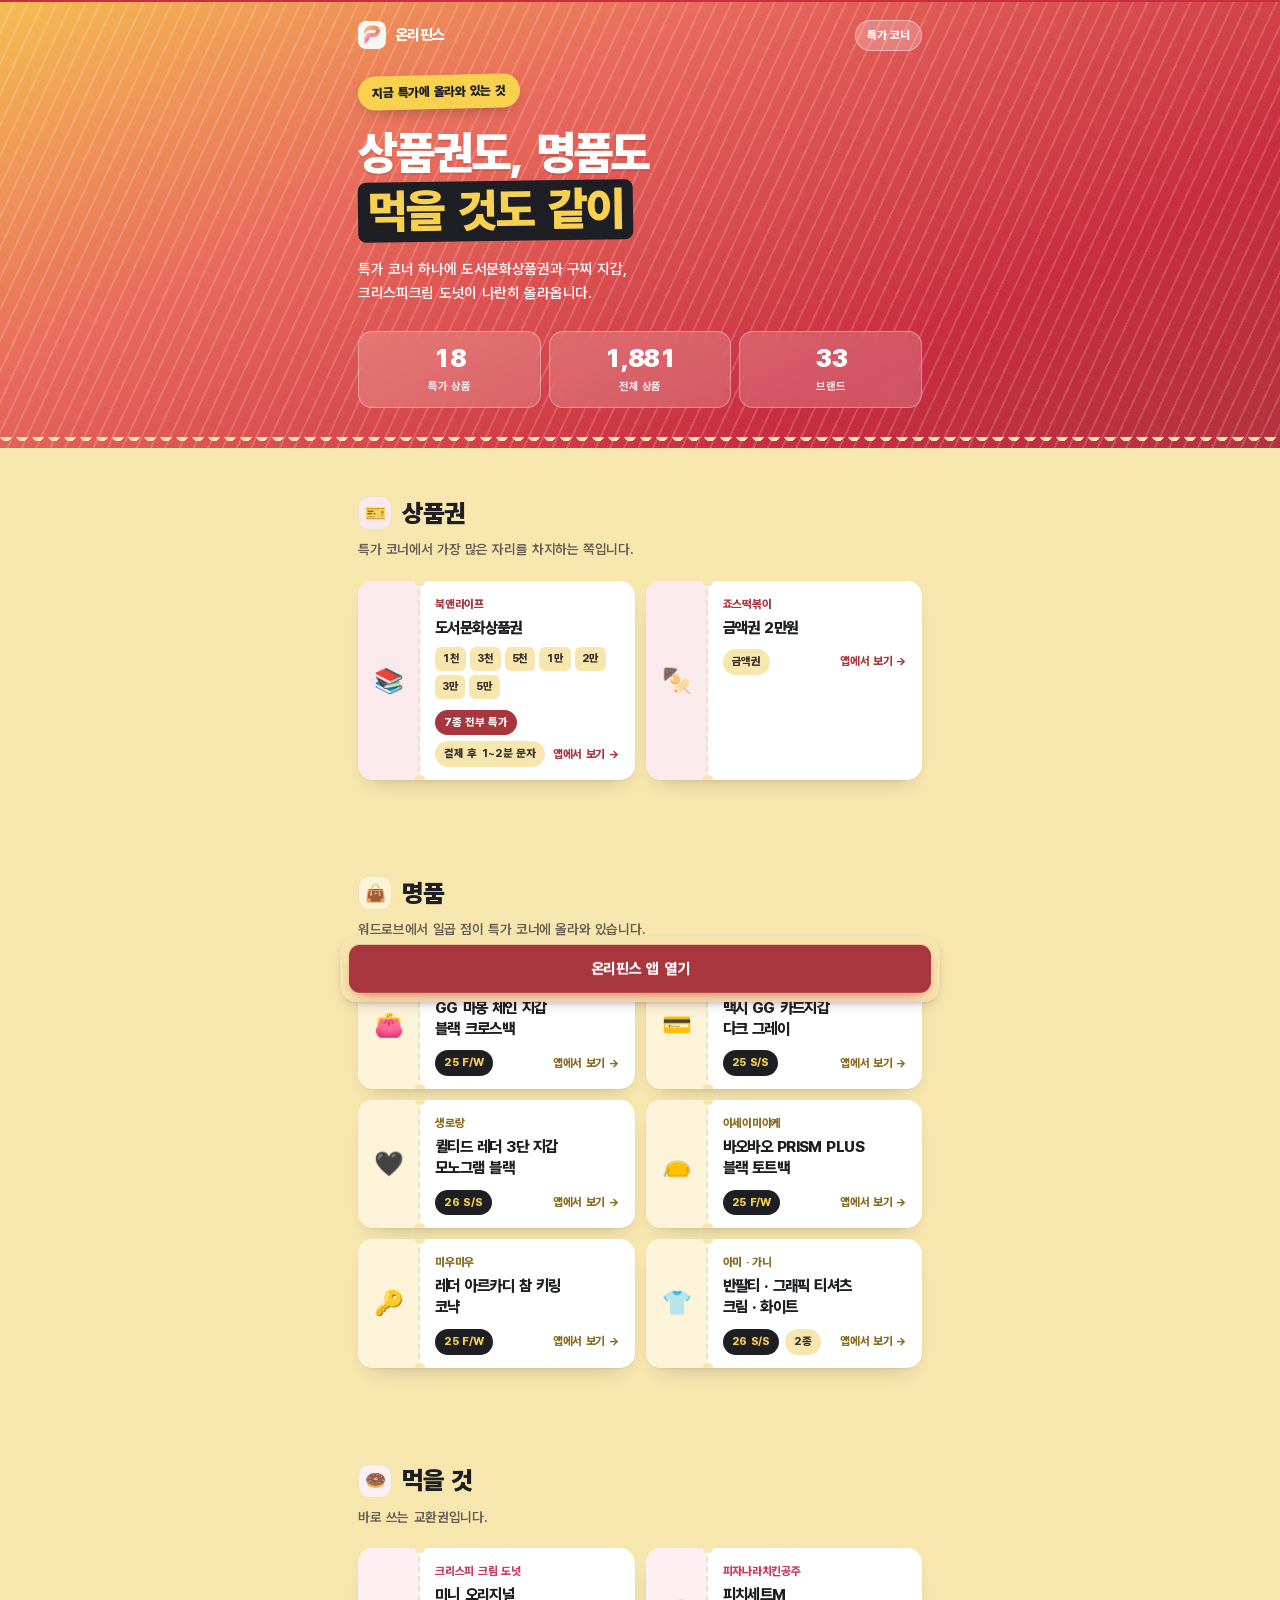
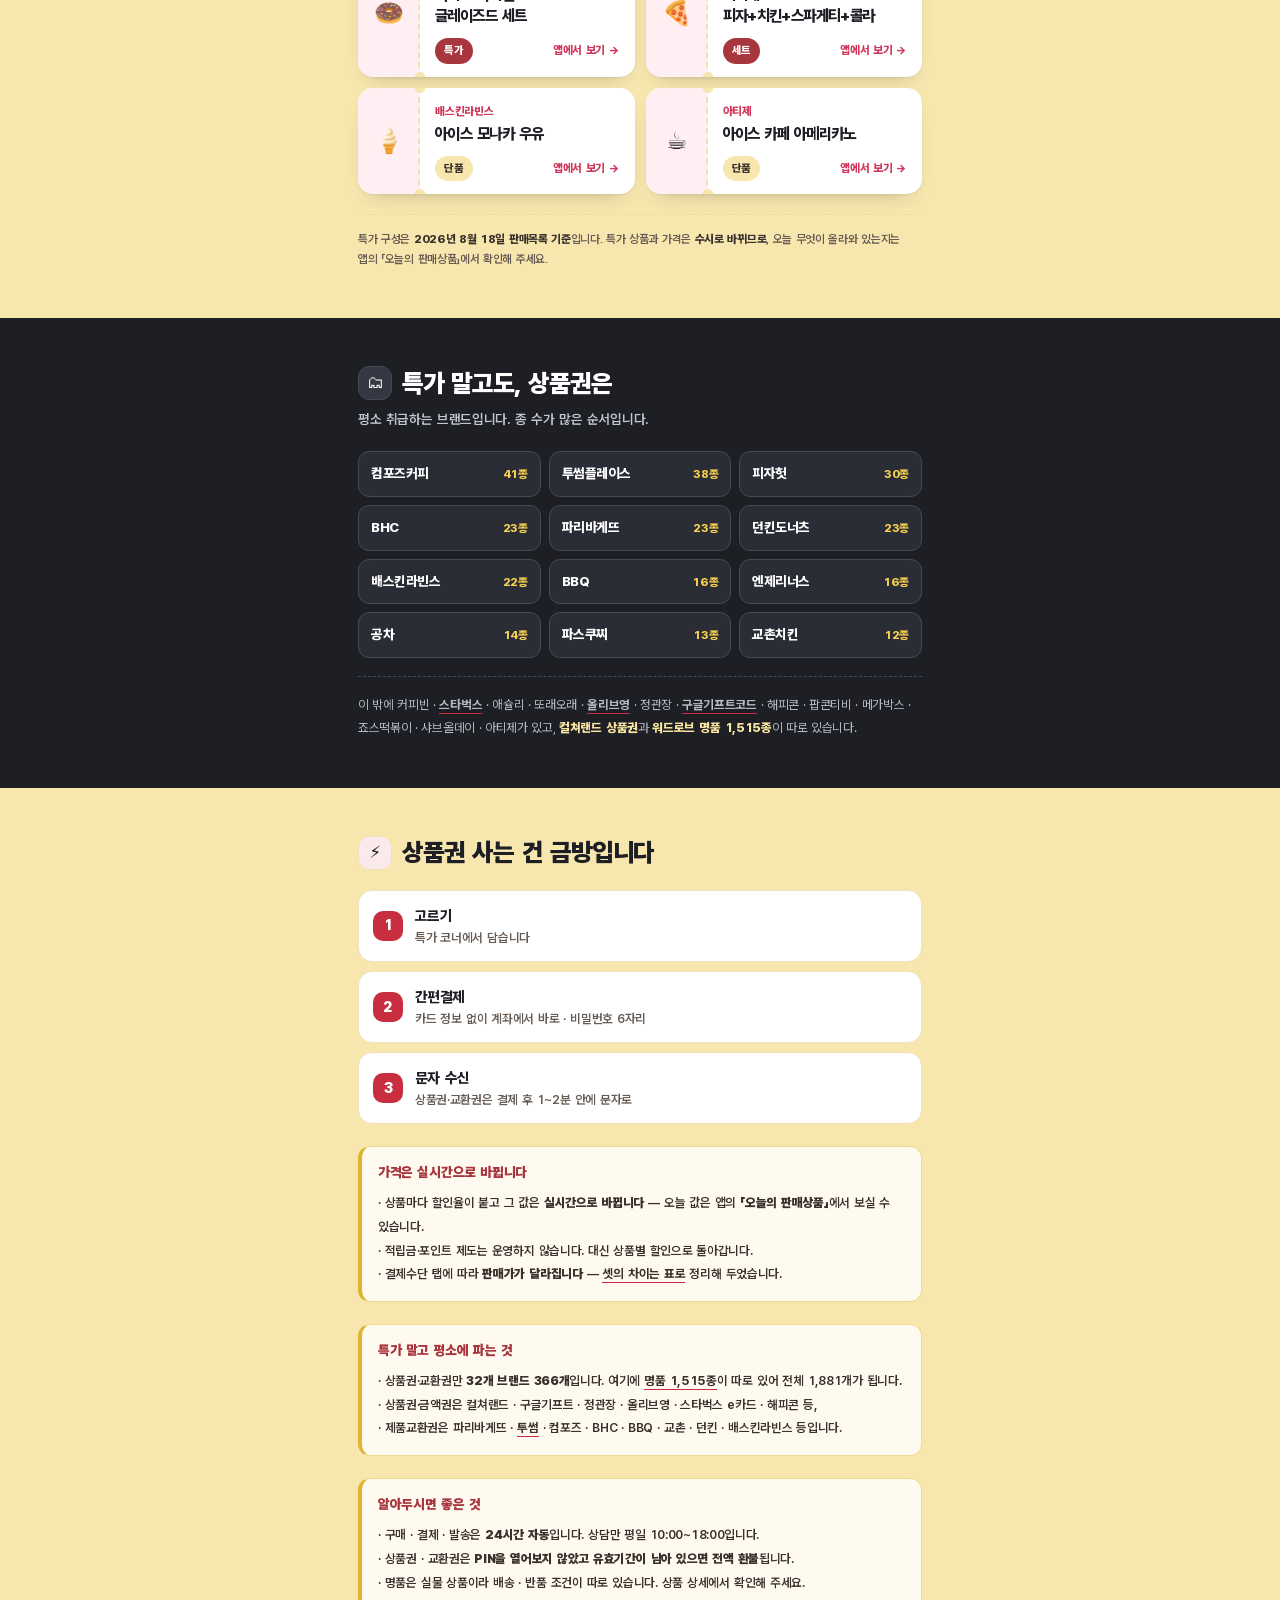
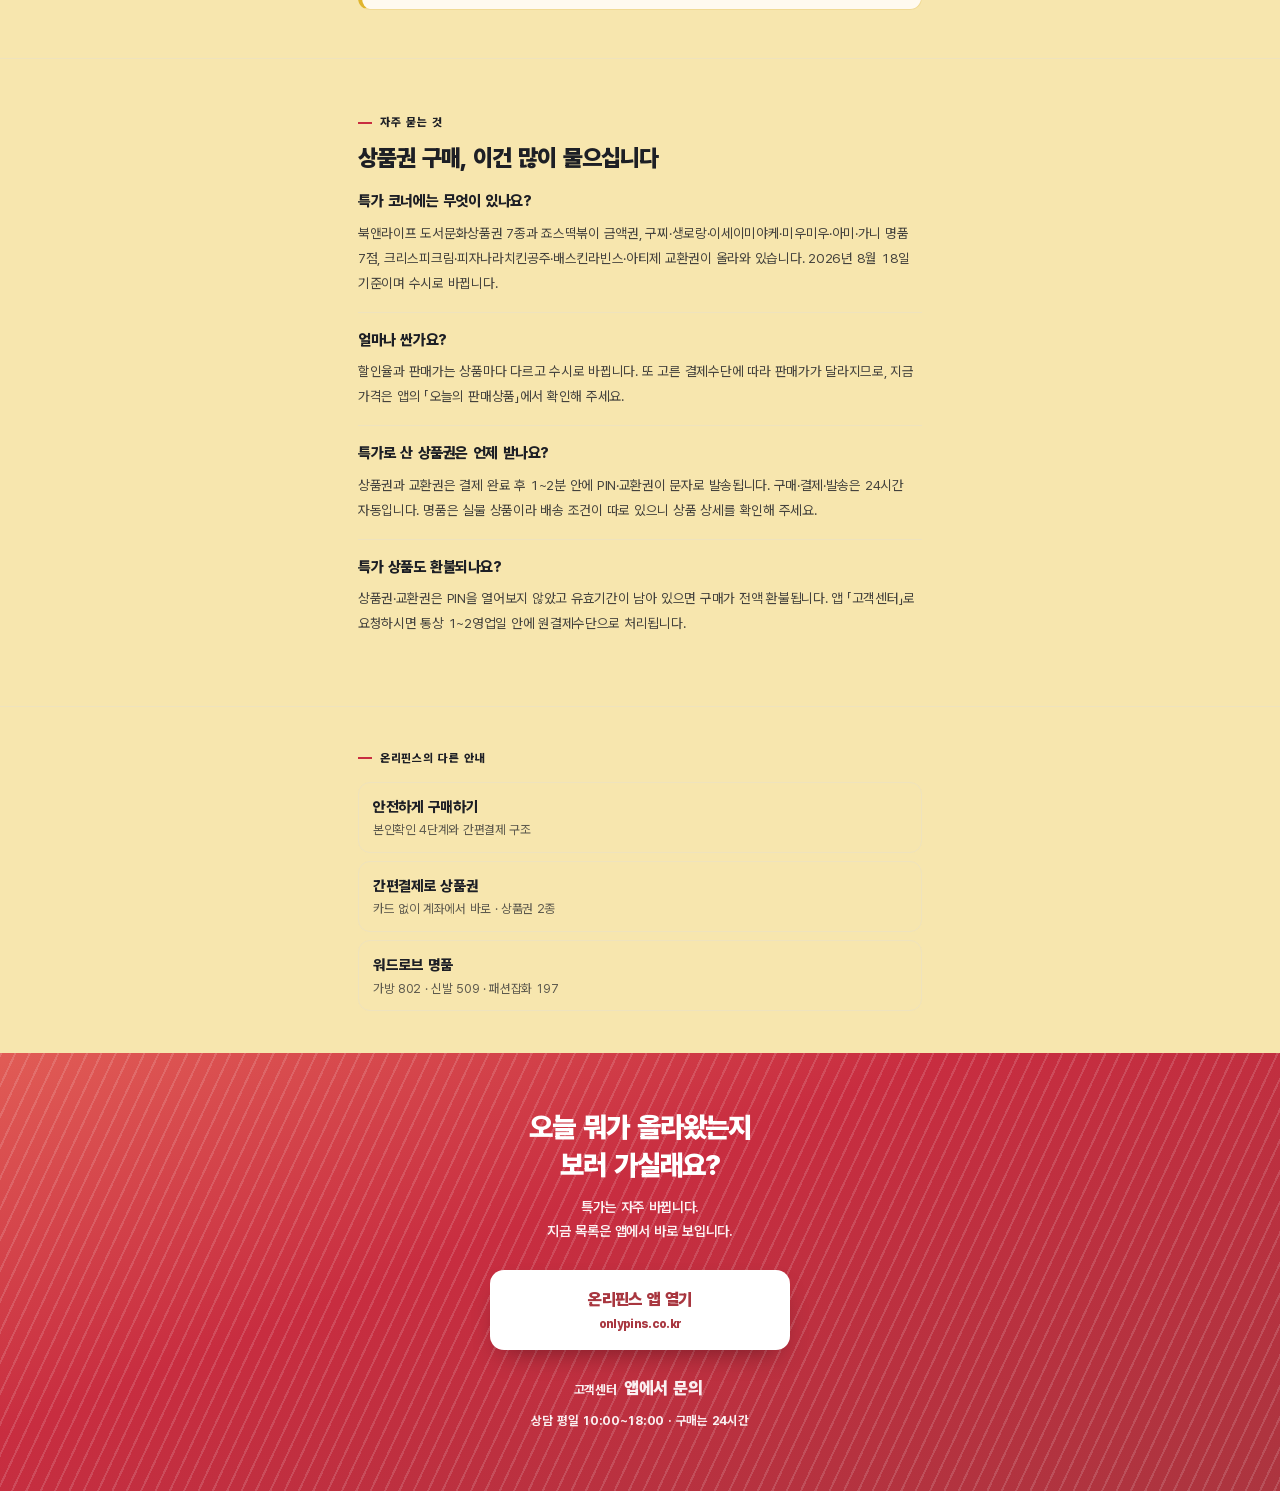
<file: index.html>
<!DOCTYPE html>
<html lang="ko" data-page="003">
<head>
<meta charset="utf-8">
<meta name="viewport" content="width=device-width, initial-scale=1, viewport-fit=cover">

<!-- GA4 — 측정 ID 정본은 _사이트파일.mjs 의 GA4_ID 하나다. 여기에 값을 적지 말 것. -->
<script async src="https://www.googletagmanager.com/gtag/js?id=G-9EMR2JH7BD"></script>
<script>
  window.dataLayer = window.dataLayer || [];
  function gtag(){dataLayer.push(arguments);}
  gtag('js', new Date());
  gtag('config', 'G-9EMR2JH7BD');
</script>


<title>상품권 특가 — 도서문화상품권·명품·먹거리 | 온리핀스</title>
<meta name="description" content="온리핀스 특가 코너의 상품권·명품·먹거리를 한자리에. 도서문화상품권 7종, 구찌·생로랑·미우미우 명품, 크리스피크림·배스킨라빈스·피자나라 교환권. 결제 후 1~2분 문자 발송, 구매는 24시간 자동입니다.">
<meta name="keywords" content="상품권 특가,상품권 할인,상품권 판매,컬쳐랜드상품권,문화상품권,도서문화상품권,기프티콘 할인,교환권,크리스피크림 쿠폰,배스킨라빈스 쿠폰,명품 특가,모바일상품권,온리핀스">
<meta name="robots" content="index, follow, max-image-preview:large">
<meta name="theme-color" content="#c82d40">
<!-- 파비콘 — 구글은 «모바일 검색 결과에 파비콘을 표시»한다. data URI 로는 안 되고
     크롤러가 «가져갈 수 있는 주소»여야 한다. 주소를 바꾸지 말 것(다시 크롤될 때까지 그대로). -->
<link rel="icon" type="image/png" sizes="96x96" href="/favicon.png">
<link rel="apple-touch-icon" href="/apple-touch-icon.png">
<!-- 사이트 소유확인 — 검색엔진 콘솔용. 공개 노출이 전제인 확인 토큰이라 비밀값이 아니다.
     ⚠️ 지우면 소유확인이 풀려 Search Console 접근이 끊긴다. 값은 _사이트파일.mjs 의 GSV 표에서 온다. -->
<meta name="google-site-verification" content="tQSWcEKbFO4FKMUNySO-YBs_RyIuwt_-PWj1wFrTC7w">
<meta name="google-site-verification" content="-GleRrF3YU4qh0jkxEr4fKm2OeDsyp7maoGALSA-G4Q">
<!--SEO:ABS-->
<link rel="canonical" href="https://adpr0003.onlypins.co.kr/">
<meta property="og:type" content="website">
<meta property="og:site_name" content="온리핀스">
<meta property="og:locale" content="ko_KR">
<meta property="og:url" content="https://adpr0003.onlypins.co.kr/">
<meta property="og:title" content="오늘의 특가 — 상품권·명품·먹거리 한자리에">
<meta property="og:description" content="도서문화상품권 7종부터 구찌·생로랑 명품, 크리스피크림·배스킨라빈스까지. 결제 후 1~2분 문자.">
<meta property="og:image" content="https://adpr0003.onlypins.co.kr/og-image.png">
<meta name="twitter:card" content="summary_large_image">

<!-- 구조화 데이터 — 08-18 판매목록 실측.
     ⚠️ 할인율·판매가는 수시로 바뀌므로 Product/offers 를 쓰지 않는다(어긋나면 허위표시). -->
<script type="application/ld+json">
{
  "@context": "https://schema.org",
  "@graph": [
    {
      "@type": "Organization",
      "@id": "https://adpr0003.onlypins.co.kr/#org",
      "name": "온리핀스",
      "alternateName": "ONLYPINS",
      "url": "https://onlypins.co.kr",
      "logo": "https://adpr0003.onlypins.co.kr/og-image.png"
    },
    {
      "@type": "BreadcrumbList",
      "itemListElement": [
        { "@type": "ListItem", "position": 1, "name": "온리핀스", "item": "https://onlypins.co.kr" },
        { "@type": "ListItem", "position": 2, "name": "오늘의 특가", "item": "https://adpr0003.onlypins.co.kr/" }
      ]
    },
    {
      "@type": "CollectionPage",
      "@id": "https://adpr0003.onlypins.co.kr/#page",
      "url": "https://adpr0003.onlypins.co.kr/",
      "name": "오늘의 상품권 특가 — 도서문화상품권·명품·먹거리 | 온리핀스",
      "description": "도서문화상품권 7종, 구찌·생로랑·미우미우 명품 특가, 크리스피크림·배스킨라빈스·피자나라 먹거리까지.",
      "inLanguage": "ko-KR",
      "datePublished": "2026-09-09",
      "dateModified": "2026-09-15",
      "isPartOf": { "@id": "https://adpr0003.onlypins.co.kr/#org" }
    },
    {
      "@type": "FAQPage",
      "mainEntity": [
        {
          "@type": "Question",
          "name": "특가 코너에는 무엇이 있나요?",
          "acceptedAnswer": {
            "@type": "Answer",
            "text": "북앤라이프 도서문화상품권 7종과 죠스떡볶이 금액권, 구찌·생로랑·이세이미야케·미우미우·아미·가니 명품 7점, 크리스피크림·피자나라치킨공주·배스킨라빈스·아티제 교환권이 올라와 있습니다. 2026년 8월 18일 기준이며 수시로 바뀝니다."
          }
        },
        {
          "@type": "Question",
          "name": "얼마나 싼가요?",
          "acceptedAnswer": {
            "@type": "Answer",
            "text": "할인율과 판매가는 상품마다 다르고 수시로 바뀝니다. 또 고른 결제수단에 따라 판매가가 달라지므로, 지금 가격은 앱의 「오늘의 판매상품」에서 확인해 주세요."
          }
        },
        {
          "@type": "Question",
          "name": "특가로 산 상품권은 언제 받나요?",
          "acceptedAnswer": {
            "@type": "Answer",
            "text": "상품권과 교환권은 결제 완료 후 1~2분 안에 PIN·교환권이 문자로 발송됩니다. 구매·결제·발송은 24시간 자동입니다. 명품은 실물 상품이라 배송 조건이 따로 있으니 상품 상세를 확인해 주세요."
          }
        },
        {
          "@type": "Question",
          "name": "특가 상품도 환불되나요?",
          "acceptedAnswer": {
            "@type": "Answer",
            "text": "상품권·교환권은 PIN을 열어보지 않았고 유효기간이 남아 있으면 구매가 전액 환불됩니다. 앱 「고객센터」로 요청하시면 통상 1~2영업일 안에 원결제수단으로 처리됩니다."
          }
        }
      ]
    }
  ]
}
</script>
<!--/SEO:ABS-->
<style>
/* 자동 생성 — python _폰트빌드.py 003-특가상품
   이 페이지에 실제로 쓰인 글자만 남긴 서브셋이다. 손으로 고치지 말 것.
   본문 글자가 바뀌면 아래 해시가 달라진다 → _검증.mjs 가 「낡았다」로 잡는다.
   charset-sha: 10a57282204b82f2
   글자 414자 · 폰트 1종 · 합계 69.0KB (base64 는 약 1.33배) */
@font-face{
  font-family:'Pretendard';
  src:url([data-uri]) format('woff2');
  font-weight:100 900; font-style:normal; font-display:block;
}
</style>
<style>
  /* ─────────────────────────────────────────────
     003 특가 — v2 (2026-09-09 전면 재디자인)
     딜 / 티켓 팝. 워드로브(차분·세리프·여백)와 정반대로 간다.
     노랑·오렌지 / 굵은 산세리프(Pretendard 900) / 「진짜 티켓처럼」 세로 절취선 / 촘촘한 그리드.

     ⭐ v2 에서 바뀐 것
       ① 티켓이 «가로 절취선 + 세로 쌓기» → «왼쪽 스텁 + 세로 절취선»으로. 폰에서 세로 길이가
          줄고, 무엇보다 티켓처럼 보인다(v1 은 그냥 카드에 점선이 그어진 모양이었다).
       ② 구역마다 색을 준다(--acc) — 상품권·명품·먹을 것이 눈으로 구분된다.
       ③ 이모지는 «색 타일 안»에 넣는다. 맨몸 이모지는 기기마다 크기·정렬이 튀어 조판이 흔들린다.
     ───────────────────────────────────────────── */
  :root{
    --o:#c82d40; --o-d:#a8363f; --o-l:#e86a5c;
    --y:#f8d14f; --y-d:#e0b52e;
    --ink:#1d1f25; --ink-2:#39312b;
    --mute:#675c53;
    --cream:#f7e6ae;      /* 티켓 노치가 뚫고 나갈 «단색» 바탕.
                             ⚠️ 카드(#fff)와 색이 가까우면 노치·절취선이 «보이지 않는다».
                             #fff6dc 로 뒀더니 티켓 효과가 통째로 죽었다(09-08 실측) → 한 단 진하게. */
    --cream-2:#f1da95;
    --card:#ffffff;
    --line:#efe3bd;
    --maxw:540px;

    /* ⚠️ 이 페이지가 밝은 화면임을 «선언»한다. 안 적으면 안드로이드 크롬의 자동 다크가
       색을 제 맘대로 뒤집어 대비가 무너진다(우리가 고른 색이 아니게 된다). */
    color-scheme:light;
    /* 공통 품질 레이어(_공통.css) 계약 — 값을 새로 적지 않고 위 팔레트를 가리킨다. */
    --u-accent:var(--o); --u-accent-2:var(--o-d); --u-on-accent:#fff;
    --u-ink:var(--ink); --u-paper:var(--cream); --u-line:var(--line);
    --u-pad:18px;
    --u-h1-min:31px; --u-h1-vw:9.75vw; --u-h1-max:46px;
  }
  *,*::before,*::after{box-sizing:border-box}
  html{-webkit-text-size-adjust:100%}
  body{
    margin:0; background:var(--cream); color:var(--ink);
    font-family:'Pretendard',system-ui,-apple-system,"Segoe UI","Apple SD Gothic Neo","Malgun Gothic",sans-serif;
    font-size:15.5px; line-height:1.62; letter-spacing:-.02em;
    font-feature-settings:"tnum" 1;
    word-break:keep-all; overflow-wrap:break-word;
  }
  .wrap{max-width:var(--maxw); margin:0 auto; padding:0 var(--u-pad)}
  section{padding:clamp(36px,9vw,48px) 0; --acc:var(--o-d); --acc-t:#fbeaec}
  h1,h2,h3{margin:0; font-weight:900; letter-spacing:-.045em; line-height:1.22}
  p{margin:0}

  /* ══ 히어로 ══════════════════════════════ */
  .hero{
    position:relative; overflow:hidden; color:#fff;
    background:linear-gradient(152deg,var(--y) -8%, var(--o-l) 34%, var(--o) 74%, var(--o-d) 118%);
  }
  .hero::before{     /* 비스듬한 줄무늬 — 「세일」의 시각 언어 */
    content:""; position:absolute; inset:0; pointer-events:none; opacity:.16;
    background:repeating-linear-gradient(115deg, #fff 0 2px, transparent 2px 13px);
  }
  .hero::after{      /* 아래 가장자리 톱니 — 티켓을 찢어낸 자리 */
    content:""; position:absolute; left:0; right:0; bottom:-1px; height:12px;
    background:radial-gradient(circle at 6px -2px, var(--cream) 6px, transparent 6.5px) repeat-x;
    background-size:16px 12px;
  }
  .hero-in{position:relative; max-width:var(--maxw); margin:0 auto; padding:20px var(--u-pad) 40px}

  .bar{display:flex; align-items:center; gap:9px; margin-bottom:24px}
  .bar img{width:28px; height:28px; border-radius:8px; display:block}
  .bar .bn{font-weight:800; font-size:15px; letter-spacing:-.04em}
  .bar .tag{
    margin-left:auto; font-size:11.5px; font-weight:800;
    background:rgba(255,255,255,.24); border:1px solid rgba(255,255,255,.42);
    padding:5px 11px; border-radius:999px; letter-spacing:-.02em;
  }
  .badge{
    display:inline-block; font-size:12.5px; font-weight:900; color:var(--ink);
    background:var(--y); padding:7px 14px; border-radius:999px; margin-bottom:16px;
    box-shadow:0 6px 16px -8px rgba(29,31,37,.5); transform:rotate(-1.4deg);
  }
  h1{color:#fff; text-shadow:0 2px 0 rgba(0,0,0,.10)}
  h1 .u{
    display:inline-block; background:var(--ink); color:var(--y);
    padding:1px 10px 3px; border-radius:8px; transform:rotate(-.8deg);
  }
  .hsub{margin-top:16px; font-size:14.5px; font-weight:600; color:rgba(255,255,255,.94); line-height:1.66}

  .stats{
    display:grid; grid-template-columns:repeat(3,1fr); gap:8px; margin-top:26px;
  }
  .st{
    background:rgba(255,255,255,.17); border:1px solid rgba(255,255,255,.34);
    border-radius:14px; padding:13px 6px 11px; text-align:center;
    -webkit-backdrop-filter:blur(6px); backdrop-filter:blur(6px);
  }
  .st .v{font-size:clamp(21px,6.2vw,26px); font-weight:900; letter-spacing:-.05em; line-height:1}
  .st .l{font-size:11px; font-weight:700; color:rgba(255,255,255,.86); margin-top:7px}

  /* ══ 구역 머리 ═══════════════════════════ */
  .sh{display:flex; align-items:center; gap:10px}
  .sh .ic{
    width:34px; height:34px; border-radius:11px; flex:none;
    display:grid; place-items:center; font-size:17px; line-height:1;
    background:var(--acc-t); border:1px solid var(--line);
  }
  .sh h2{font-size:clamp(21px,6vw,25px)}
  .ssub{margin-top:9px; font-size:13.5px; color:var(--mute); font-weight:600}

  /* ══ 티켓 ════════════════════════════════
     왼쪽 스텁 + 세로 절취선. 노치는 바탕색(--cream)으로 «뚫어» 그린다. */
  .tickets{display:grid; gap:11px; margin-top:20px}
  .tk{
    position:relative; display:grid; grid-template-columns:62px 1fr;
    background:var(--card); border-radius:15px; overflow:hidden;
    box-shadow:0 1px 2px rgba(29,31,37,.05), 0 10px 22px -14px rgba(29,31,37,.35);
  }
  .tk .stub{
    position:relative; display:grid; place-items:center; font-size:24px; line-height:1;
    background:var(--acc-t);
  }
  .tk .stub::after{      /* 절취선 */
    content:""; position:absolute; right:0; top:9px; bottom:9px; width:0;
    border-right:2px dashed var(--line);
  }
  .tk::before, .tk::after{   /* 절취선 양끝 노치 */
    content:""; position:absolute; left:62px; width:11px; height:11px; border-radius:50%;
    background:var(--cream); transform:translateX(-50%); z-index:1;
  }
  .tk::before{top:-6px}
  .tk::after{bottom:-6px}
  .tk .body{padding:14px 15px 13px}
  .tk .br{font-size:11.5px; font-weight:800; color:var(--acc); letter-spacing:-.02em}
  .tk .nm{font-size:15.5px; font-weight:800; letter-spacing:-.04em; margin-top:3px; line-height:1.38}
  .dens{display:flex; flex-wrap:wrap; gap:4px; margin-top:9px}
  .dens .dn{
    font-size:11px; font-weight:800; color:var(--ink-2);
    background:var(--cream); border-radius:6px; padding:3px 7px;
  }
  .tk-bot{display:flex; flex-wrap:wrap; align-items:center; gap:6px; margin-top:11px}
  .pill{
    font-size:11px; font-weight:800; letter-spacing:-.02em;
    background:var(--cream); color:var(--ink-2); border-radius:999px; padding:4px 9px;
  }
  .pill.hot{background:var(--o-d); color:#fff}
  .pill.gold{background:var(--ink); color:var(--y)}
  .go{margin-left:auto; font-size:11.5px; font-weight:800; color:var(--acc); white-space:nowrap}

  /* ══ 전체 카탈로그 ═══════════════════════ */
  .cat{background:var(--ink); color:#fff; --acc:var(--y); --acc-t:#343842}
  .cat .sh .ic{background:#343842; border-color:#454a56}
  .cat .ssub{color:#c3c6cf}
  .grid{display:grid; grid-template-columns:1fr 1fr; gap:8px; margin-top:20px}
  .gi{
    display:flex; align-items:baseline; gap:8px;
    background:#2a2d35; border:1px solid #454a56; border-radius:11px; padding:11px 12px;
  }
  .gi .n{font-size:13.5px; font-weight:800; letter-spacing:-.035em}
  .gi .c{margin-left:auto; font-size:11.5px; font-weight:800; color:var(--y)}
  .more{
    margin-top:18px; font-size:12.5px; color:#b6bac3; line-height:1.85;
    padding-top:16px; border-top:1px dashed #454a56;
  }
  .more b{color:#fbe7a1; font-weight:800}

  /* ══ 사는 법 ═════════════════════════════ */
  .flow{display:grid; gap:9px; margin-top:20px}
  .fl{
    display:flex; align-items:center; gap:12px;
    background:var(--card); border:1px solid var(--line); border-radius:14px; padding:13px 14px;
  }
  .fl .n{
    width:30px; height:30px; border-radius:10px; flex:none;
    display:grid; place-items:center; font-size:14px; font-weight:900;
    background:var(--o); color:#fff;
  }
  .fl .t{font-size:14.5px; font-weight:800; letter-spacing:-.035em}
  .fl .d{font-size:12.5px; color:var(--mute); margin-top:2px; font-weight:600; line-height:1.5}

  .memo{
    margin-top:22px; background:#fffaf0; border:1px solid var(--cream-2);
    border-left:4px solid var(--y-d); border-radius:12px; padding:15px 16px;
  }
  .memo .h{font-size:13.5px; font-weight:900; color:var(--o-d); margin-bottom:7px}
  .memo .p{font-size:12.5px; color:var(--ink-2); line-height:1.9; font-weight:600}
  .memo .p b{font-weight:900}

  .asof{
    margin-top:20px; padding-top:15px; border-top:1px dashed var(--cream-2);
    font-size:11.5px; color:var(--mute); line-height:1.72; font-weight:600;
  }
  .asof b{color:var(--ink-2); font-weight:800}

  /* ══ CTA ═════════════════════════════════ */
  .cta{
    position:relative; overflow:hidden; text-align:center; color:#fff;
    background:linear-gradient(158deg,var(--o-l) -12%, var(--o) 40%, var(--o-d) 108%);
    padding:clamp(44px,11vw,56px) 0 clamp(48px,12vw,60px);
  }
  .cta::before{
    content:""; position:absolute; inset:0; opacity:.14; pointer-events:none;
    background:repeating-linear-gradient(115deg, #fff 0 2px, transparent 2px 13px);
  }
  .cta .wrap{position:relative}
  .cta h2{font-size:clamp(23px,6.8vw,28px); line-height:1.34}
  .cta .s{margin-top:12px; font-size:14px; font-weight:600; color:rgba(255,255,255,.94); line-height:1.7}
  .btn{
    display:block; margin:26px auto 0; max-width:300px;
    background:#fff; color:var(--o-d);
    font-size:16.5px; font-weight:900; letter-spacing:-.04em;
    padding:16px 20px; border-radius:14px; text-decoration:none;
    box-shadow:0 12px 28px -12px rgba(0,0,0,.42);
  }
  .btn .u{display:block; font-size:12px; font-weight:800; color:var(--o-d); margin-top:2px}
  .call{margin-top:16px; font-size:12.5px; color:rgba(255,255,255,.92); line-height:1.7; font-weight:700}
  /* 번호는 링크다 — 폰에서 눌러 바로 걸리게. 겉모습은 그대로, 탭 타깃만 확보한다. */
  .call .no{
    display:inline-flex; align-items:center; min-height:44px; padding:0 4px;
    font-size:17px; font-weight:900; letter-spacing:-.03em;
    color:inherit; text-decoration:none;
  }

  @media (min-width:560px){
    :root{--maxw:600px}
    .tickets{grid-template-columns:1fr 1fr}
    .grid{grid-template-columns:repeat(3,1fr)}
  }
</style>
<style>
/* ─────────────────────────────────────────────
   _공통.css — 홍보 랜딩 4종 공용 「모바일 품질 레이어」  (2026-09-09 신설)

   무엇을 담나 : 네 페이지가 «똑같이» 지켜야 하는 것만 담는다.
                 안전영역 · 유동 타이포 · 탭 피드백 · 포커스 · 모션 · 고정 CTA 바.
   무엇을 안 담나: 색 · 서체 · 레이아웃. 그건 페이지마다 다른 «정체성»이라 각 page.src.html 몫이다.

   ⚠️ 주입 위치는 «페이지 <style> 다음»이다(_랜딩빌드.mjs 의 COMMON_CSS 자리).
      뒤에 와야 같은 특정도에서 이 레이어가 이긴다. 앞에 넣으면 조용히 무시된다.

   ⭐ 페이지가 지켜야 할 계약 — :root 에 아래를 «기존 변수를 가리켜» 정의한다.
      값을 새로 적지 말 것(같은 상수가 두 곳에 생기면 조용히 갈린다 · AGENTS.md §7.2 🅖).

        --u-accent      주 강조색        예) var(--o)
        --u-on-accent   강조색 위 글자색  예) #fff
        --u-ink         본문 잉크        예) var(--ink)
        --u-paper       바탕             예) var(--paper)
        --u-line        경계선           예) var(--line)
        --u-pad         .wrap 좌우 패딩   ← .wrap 은 이 변수를 써야 한다(양쪽에 적지 말 것)
        --u-h1-min      h1 최소 크기
        --u-h1-max      h1 최대 크기
   ───────────────────────────────────────────── */

/* ── 1. 안전영역 — 노치·홈바를 피한다 ─────────
   viewport-fit=cover 를 켜 둔 채 env() 를 안 쓰면, 가로 모드 아이폰에서
   본문이 노치 밑으로 들어간다. 세로에서는 inset 이 0 이라 아무 영향이 없다. */
/* ⚠️ 히어로 안쪽 상자의 «클래스명이 페이지마다 다르다»(.hero-inner / .hero-in).
   여기에 이름을 나열하면 페이지가 하나 늘 때마다 이 파일도 고쳐야 한다 —
   그래서 이름이 아니라 «표시»(data-uedge)로 잡는다. 화면 가장자리에 닿는 상자에 붙인다. */
.wrap, [data-uedge]{
  padding-left:max(var(--u-pad), env(safe-area-inset-left));
  padding-right:max(var(--u-pad), env(safe-area-inset-right));
}

/* ── 2. 유동 타이포 — 320px(SE·폴드 커버)에서 430px(프로맥스)까지 ──
   px 고정이면 320 에서 답답하고 430 에서 허전하다. 8.4vw 는 두 끝을 다 잡는 기울기다. */
/* ⚠️ 기울기(--u-h1-vw)는 페이지마다 다르다 — 지금 크기를 «390px 기준으로 유지»하는 값이라야 한다.
   한 값으로 통일하면 제목이 커지거나 작아져 네 페이지의 인상이 바뀐다. */
h1{font-size:clamp(var(--u-h1-min), var(--u-h1-vw, 8.4vw), var(--u-h1-max))}
h1, h2{text-wrap:balance}      /* 제목 끝줄에 한 낱말만 남는 것을 막는다 */
p{text-wrap:pretty}

/* ── 3. 손가락 — 탭 피드백 · 포커스 · 최소 타깃 ─ */
a, button{
  -webkit-tap-highlight-color:transparent;
  touch-action:manipulation;           /* 더블탭 확대 대기 300ms 제거 */
}
a:active, button:active{transform:scale(.985)}
a, button{transition:transform .12s ease}
:focus-visible{
  outline:2px solid var(--u-accent);
  outline-offset:3px;
  border-radius:6px;
}
/* 키보드가 아닌 탭에서는 링을 그리지 않는다(모바일에서 눌린 뒤 링이 남는 문제) */
:focus:not(:focus-visible){outline:none}

/* ── 4. 이미지 — 레이아웃이 튀지 않게 ────────── */
img{max-width:100%; height:auto}

/* ── 5. 가로 스크롤러 — 페이지까지 끌려가지 않게 ─ */
[data-uscroll]{overscroll-behavior-x:contain; scroll-padding-inline:var(--u-pad)}

/* ── 6. 고정 CTA 바 ───────────────────────────
   앱 열기 버튼이 4,800px 아래 «맨 끝»에만 있으면, 중간에서 마음먹은 사람이
   거기까지 스크롤해야 한다. 히어로를 지나면 떠 있고, 맨 아래 CTA 가 보이면 숨는다. */
.ubar{
  position:fixed; left:0; right:0; bottom:0; z-index:50;
  padding:10px max(12px, env(safe-area-inset-left)) calc(10px + env(safe-area-inset-bottom)) max(12px, env(safe-area-inset-right));
  transform:translateY(130%);
  transition:transform .28s cubic-bezier(.22,1,.36,1);
  pointer-events:none;
}
.ubar.on{transform:translateY(0); pointer-events:auto}
/* ⚠️ 바 아래에 «그늘»(--u-paper 그라데이션)을 깔았다가 되물렸다(2026-09-09 실측).
   바는 밝은 구역과 어두운 구역 «양쪽» 위를 지나가는데, 그늘 색은 한 가지뿐이라
   반대 색 구역에서는 오히려 글자를 뿌옇게 지운다(002 의 검은 결제 구역에서 확인).
   대신 바 자신을 더 불투명하게 만들어 해결한다 — 뒤가 무슨 색이든 안전하다. */
.ubar-in{
  max-width:var(--maxw); margin:0 auto;
  display:flex; gap:8px; align-items:stretch;
  background:color-mix(in srgb, var(--u-paper) 93%, transparent);
  -webkit-backdrop-filter:saturate(180%) blur(14px);
  backdrop-filter:saturate(180%) blur(14px);
  border:1px solid var(--u-line);
  border-radius:16px;
  padding:8px;
  box-shadow:0 6px 18px -8px rgba(0,0,0,.28), 0 2px 6px -3px rgba(0,0,0,.18);
}
/* ⚠️ color-mix 미지원 브라우저에서는 위 background 가 통째로 무시돼 «투명»이 된다.
   먼저 불투명 바탕을 깔아 두고, 지원하는 곳에서만 반투명으로 덮는다. */
@supports not (background:color-mix(in srgb, red 50%, transparent)){
  .ubar-in{background:var(--u-paper)}
}
.ubar a{
  display:flex; align-items:center; justify-content:center; gap:6px;
  min-height:48px;                       /* 손가락 최소 타깃 */
  font-size:15px; font-weight:800; letter-spacing:-.02em;
  text-decoration:none; border-radius:11px;
}
/* ⛔ 2026-09-10 Master 지시로 고정 바의 «전화» 버튼을 뺐다 — 전화 연결·번호를 전부 없앴다.
   규칙은 남겨 둔다: 되살릴 때 대비 · 지워도 얻는 것이 없다(어차피 쓰는 곳이 없으면 안 그려진다). */
.ubar .ub-tel{
  flex:0 0 auto; padding:0 15px;
  color:var(--u-ink); background:transparent;
  border:1px solid var(--u-line);
}
/* ⚠️ 흰 글자를 밝은 주황이 받치면 3.4:1 밖에 안 나온다. 버튼·바처럼 «글자를 얹는» 자리는
   --u-accent-2(진한 쪽)를 쓴다. 안 정한 페이지는 --u-accent 그대로 떨어진다. */
.ubar .ub-cta{
  flex:1 1 auto; padding:0 14px;
  color:var(--u-on-accent); background:var(--u-accent-2, var(--u-accent));
  box-shadow:0 6px 16px -8px var(--u-accent);
}
.ubar svg{width:17px; height:17px; flex:none}

/* -- 6-1. 본문 안의 링크 ----------------------
   문장 속에서 다른 안내로 건너가는 링크. 밑줄을 옅게 깔아 「글의 흐름」을 끊지 않는다.
   ⚠️ 색은 --u-accent 를 쓰지 않는다 - 페이지마다 밝기가 달라 본문에서 대비가 무너진다(2026-09-09).
      잉크색 그대로 두고 「밑줄」로만 구분한다. */
a.xl{
  color:inherit; text-decoration:none;
  border-bottom:1.5px solid var(--u-accent);
  padding-bottom:1px; font-weight:700;
}
a.xl:hover{border-bottom-color:currentColor}

/* -- 6-2. 형제 사이트 링크 --------------------
   네 사이트가 서로 고립돼 있으면 크롤러가 «발견»할 길이 사이트맵뿐이고,
   주제가 묶여 있다는 신호도 없다. 색은 토큰으로만 - 페이지 정체성은 건드리지 않는다. */
.usib{padding:clamp(30px,8vw,42px) 0; border-top:1px solid var(--u-line)}
/* ⚠️ 라벨 색으로 --u-accent 를 쓰면 안 된다 — 페이지마다 밝기가 달라 대비가 무너진다
   (002 의 금색에서 2.22:1 · 2026-09-09 실측). 글자는 잉크로 두고 강조색은 «막대»로만 쓴다. */
.usib-h{
  display:flex; align-items:center; gap:8px;
  font-size:11.5px; font-weight:800; letter-spacing:.06em;
  color:var(--u-ink); margin-bottom:14px;
}
.usib-h::before{content:""; width:14px; height:2px; background:var(--u-accent); flex:none}
.usib-l{list-style:none; margin:0; padding:0; display:grid; gap:8px}
.usib-l a{
  display:flex; flex-direction:column; gap:3px; min-height:56px;
  justify-content:center; padding:12px 14px;
  border:1px solid var(--u-line); border-radius:12px;
  text-decoration:none; color:inherit;
}
.usib-l b{font-size:14.5px; font-weight:800; letter-spacing:-.03em}
.usib-l span{font-size:12.5px; opacity:.7; line-height:1.5}

/* ── 6-3. 자주 묻는 것 ─────────────────────────
   ⚠️ 이 구역의 «글»은 빌드가 그 페이지의 FAQPage 구조화 데이터에서 만들어 넣는다.
      화면과 마크업을 사람이 따로 적으면 언젠가 갈리고, 그때 구글은 «안 보이는 내용을 마크업했다»고 본다.
   색은 토큰으로만 — 페이지 정체성은 건드리지 않는다. */
.ufaq{padding:clamp(38px,10vw,54px) 0; border-top:1px solid var(--u-line)}
.ufaq-h{
  display:flex; align-items:center; gap:8px;
  font-size:11.5px; font-weight:800; letter-spacing:.06em;
  color:var(--u-ink); margin-bottom:12px;
}
.ufaq-h::before{content:""; width:14px; height:2px; background:var(--u-accent); flex:none}
.ufaq h2{margin:0 0 4px}
.ufaq dl{margin:18px 0 0}
.ufaq dt{
  font-size:15px; font-weight:800; letter-spacing:-.03em; line-height:1.5;
  padding-top:16px; border-top:1px solid var(--u-line);
}
.ufaq dt:first-of-type{padding-top:0; border-top:0}
.ufaq dd{margin:8px 0 16px; font-size:13.5px; line-height:1.85; opacity:.82}

/* ── 7. 스크롤 진행 표시 ──────────────────────
   JS 없이 CSS 스크롤 타임라인으로만 그린다. 미지원 브라우저는 그냥 안 보인다. */
.uprog{display:none}
@supports (animation-timeline:scroll()){
  .uprog{
    display:block; position:fixed; inset:0 0 auto 0; height:2px; z-index:60;
    background:var(--u-accent); transform-origin:0 50%;
    animation:u-prog linear both; animation-timeline:scroll(root);
  }
  @keyframes u-prog{from{transform:scaleX(0)} to{transform:scaleX(1)}}
}

/* ── 8. 진입 리빌 — 섹션이 화면에 들어올 때 ────
   스크롤 타임라인이라 JS 가 0 이고, 미지원 브라우저에서는 «처음부터 보이는» 상태다.

   ⚠️⚠️ 투명도(opacity)를 쓰지 않는다 — «움직임»만 쓴다. 실측으로 데었다(2026-09-09):
   opacity 로 페이드를 넣었더니 «스크롤이 일어나지 않는 맥락»에서 본문이 통째로 사라졌다.
   전체페이지 캡처(우리 검증 도구가 쓰는 방식)·인쇄·화면을 그려 보는 크롤러가 전부 그 맥락이다.
   화면 밖 구간은 타임라인이 0% 라 «영영 투명한 채»로 찍힌다.
   translateY 만 쓰면 최악의 경우에도 14px 밀린 «보이는» 상태로 남는다. */
@supports (animation-timeline:view()){
  @media (prefers-reduced-motion:no-preference){
    section{
      animation:u-rise linear both;
      animation-timeline:view();
      animation-range:entry 0% entry 34%;
    }
    @keyframes u-rise{from{transform:translateY(14px)} to{transform:none}}
  }
}

/* ── 9. 모션을 줄여 달라고 한 사람에게는 전부 끈다 ─ */
@media (prefers-reduced-motion:reduce){
  *, *::before, *::after{
    animation-duration:.01ms !important; animation-iteration-count:1 !important;
    transition-duration:.01ms !important; scroll-behavior:auto !important;
  }
  .ubar{transition:none}
}

/* ── 10. 인쇄 ─────────────────────────────── */
@media print{
  .ubar, .uprog{display:none !important}
  section{animation:none !important; transform:none !important}
}
</style>
<script type="application/ld+json">
{
  "@context": "https://schema.org",
  "@type": "WebSite",
  "name": "온리핀스",
  "url": "https://adpr0003.onlypins.co.kr/",
  "publisher": { "@type": "Organization", "name": "온리핀스", "url": "https://onlypins.co.kr" }
}
</script>
</head>

<body>

<!-- ── 히어로 ───────────────────────────── -->
<header class="hero">
  <div class="hero-in" data-uedge>
    <div class="bar">
      <img src="[data-uri]" alt="온리핀스">
      <span class="bn">온리핀스</span>
      <span class="tag">특가 코너</span>
    </div>

    <span class="badge">지금 특가에 올라와 있는 것</span>

    <h1>
      상품권도, 명품도<br>
      <span class="u">먹을 것도 같이</span>
    </h1>

    <p class="hsub">
      특가 코너 하나에 도서문화상품권과 구찌 지갑,<br>
      크리스피크림 도넛이 나란히 올라옵니다.
    </p>

    <div class="stats">
      <div class="st"><div class="v">18</div><div class="l">특가 상품</div></div>
      <div class="st"><div class="v">1,881</div><div class="l">전체 상품</div></div>
      <div class="st"><div class="v">33</div><div class="l">브랜드</div></div>
    </div>
  </div>
</header>

<main>

<!-- ── 특가: 상품권 ─────────────────────── -->
<section>
  <div class="wrap">
    <div class="sh"><span class="ic">🎫</span><h2>상품권</h2></div>
    <p class="ssub">특가 코너에서 가장 많은 자리를 차지하는 쪽입니다.</p>

    <div class="tickets">
      <div class="tk">
        <div class="stub">📚</div>
        <div class="body">
          <div class="br">북앤라이프</div>
            <div class="nm">도서문화상품권</div>
            <div class="dens">
              <span class="dn">1천</span><span class="dn">3천</span><span class="dn">5천</span>
              <span class="dn">1만</span><span class="dn">2만</span><span class="dn">3만</span>
              <span class="dn">5만</span>
            </div>
          <div class="tk-bot"><span class="pill hot">7종 전부 특가</span>
          <span class="pill">결제 후 1~2분 문자</span>
          <span class="go">앱에서 보기 →</span></div>
        </div>
      </div>

      <div class="tk">
        <div class="stub">🍢</div>
        <div class="body">
          <div class="br">죠스떡볶이</div>
            <div class="nm">금액권 2만원</div>
          <div class="tk-bot"><span class="pill">금액권</span>
          <span class="go">앱에서 보기 →</span></div>
        </div>
      </div>
    </div>
  </div>
</section>

<!-- ── 특가: 명품 ───────────────────────── -->
<section style="--acc:#8a6a1f; --acc-t:#fdf3d9">
  <div class="wrap">
    <div class="sh"><span class="ic">👜</span><h2>명품</h2></div>
    <p class="ssub">워드로브에서 일곱 점이 특가 코너에 올라와 있습니다.</p>

    <div class="tickets">
      <div class="tk">
        <div class="stub">👛</div>
        <div class="body">
          <div class="br">구찌</div><div class="nm">GG 마몽 체인 지갑<br>블랙 크로스백</div>
          <div class="tk-bot"><span class="pill gold">25 F/W</span><span class="go">앱에서 보기 →</span></div>
        </div>
      </div>

      <div class="tk">
        <div class="stub">💳</div>
        <div class="body">
          <div class="br">구찌</div><div class="nm">맥시 GG 카드지갑<br>다크 그레이</div>
          <div class="tk-bot"><span class="pill gold">25 S/S</span><span class="go">앱에서 보기 →</span></div>
        </div>
      </div>

      <div class="tk">
        <div class="stub">🖤</div>
        <div class="body">
          <div class="br">생로랑</div><div class="nm">퀼티드 레더 3단 지갑<br>모노그램 블랙</div>
          <div class="tk-bot"><span class="pill gold">26 S/S</span><span class="go">앱에서 보기 →</span></div>
        </div>
      </div>

      <div class="tk">
        <div class="stub">👝</div>
        <div class="body">
          <div class="br">이세이미야케</div><div class="nm">바오바오 PRISM PLUS<br>블랙 토트백</div>
          <div class="tk-bot"><span class="pill gold">25 F/W</span><span class="go">앱에서 보기 →</span></div>
        </div>
      </div>

      <div class="tk">
        <div class="stub">🔑</div>
        <div class="body">
          <div class="br">미우미우</div><div class="nm">레더 아르카디 참 키링<br>코냑</div>
          <div class="tk-bot"><span class="pill gold">25 F/W</span><span class="go">앱에서 보기 →</span></div>
        </div>
      </div>

      <div class="tk">
        <div class="stub">👕</div>
        <div class="body">
          <div class="br">아미 · 가니</div><div class="nm">반팔티 · 그래픽 티셔츠<br>크림 · 화이트</div>
          <div class="tk-bot"><span class="pill gold">26 S/S</span><span class="pill">2종</span><span class="go">앱에서 보기 →</span></div>
        </div>
      </div>
    </div>
  </div>
</section>

<!-- ── 특가: 먹거리 ─────────────────────── -->
<section style="--acc:#d1365c; --acc-t:#ffeef2">
  <div class="wrap">
    <div class="sh"><span class="ic">🍩</span><h2>먹을 것</h2></div>
    <p class="ssub">바로 쓰는 교환권입니다.</p>

    <div class="tickets">
      <div class="tk">
        <div class="stub">🍩</div>
        <div class="body">
          <div class="br">크리스피 크림 도넛</div><div class="nm">미니 오리지널<br>글레이즈드 세트</div>
          <div class="tk-bot"><span class="pill hot">특가</span><span class="go">앱에서 보기 →</span></div>
        </div>
      </div>

      <div class="tk">
        <div class="stub">🍕</div>
        <div class="body">
          <div class="br">피자나라치킨공주</div><div class="nm">피치세트M<br>피자+치킨+스파게티+콜라</div>
          <div class="tk-bot"><span class="pill hot">세트</span><span class="go">앱에서 보기 →</span></div>
        </div>
      </div>

      <div class="tk">
        <div class="stub">🍦</div>
        <div class="body">
          <div class="br">배스킨라빈스</div><div class="nm">아이스 모나카 우유</div>
          <div class="tk-bot"><span class="pill">단품</span><span class="go">앱에서 보기 →</span></div>
        </div>
      </div>

      <div class="tk">
        <div class="stub">☕</div>
        <div class="body">
          <div class="br">아티제</div><div class="nm">아이스 카페 아메리카노</div>
          <div class="tk-bot"><span class="pill">단품</span><span class="go">앱에서 보기 →</span></div>
        </div>
      </div>
    </div>

    <p class="asof">
      특가 구성은 <b>2026년 8월 18일 판매목록 기준</b>입니다.
      특가 상품과 가격은 <b>수시로 바뀌므로</b>, 오늘 무엇이 올라와 있는지는 앱의 「오늘의 판매상품」에서 확인해 주세요.
    </p>
  </div>
</section>

<!-- ── 전체 카탈로그 ────────────────────── -->
<section class="cat">
  <div class="wrap">
    <div class="sh"><span class="ic">🗂</span><h2>특가 말고도, 상품권은</h2></div>
    <p class="ssub">평소 취급하는 브랜드입니다. 종 수가 많은 순서입니다.</p>

    <div class="grid">
      <div class="gi"><div class="n">컴포즈커피</div><div class="c">41종</div></div>
      <div class="gi"><div class="n">투썸플레이스</div><div class="c">38종</div></div>
      <div class="gi"><div class="n">피자헛</div><div class="c">30종</div></div>
      <div class="gi"><div class="n">BHC</div><div class="c">23종</div></div>
      <div class="gi"><div class="n">파리바게뜨</div><div class="c">23종</div></div>
      <div class="gi"><div class="n">던킨도너츠</div><div class="c">23종</div></div>
      <div class="gi"><div class="n">배스킨라빈스</div><div class="c">22종</div></div>
      <div class="gi"><div class="n">BBQ</div><div class="c">16종</div></div>
      <div class="gi"><div class="n">엔제리너스</div><div class="c">16종</div></div>
      <div class="gi"><div class="n">공차</div><div class="c">14종</div></div>
      <div class="gi"><div class="n">파스쿠찌</div><div class="c">13종</div></div>
      <div class="gi"><div class="n">교촌치킨</div><div class="c">12종</div></div>
    </div>

    <div class="more">
      이 밖에 커피빈 · <a class="xl" href="https://adpr0014.onlypins.co.kr/">스타벅스</a> · 애슐리 · 또래오래 · <a class="xl" href="https://adpr0012.onlypins.co.kr/">올리브영</a> · 정관장 · <a class="xl" href="https://adpr0013.onlypins.co.kr/">구글기프트코드</a> ·
      해피콘 · 팝콘티비 · 메가박스 · 죠스떡볶이 · 샤브올데이 · 아티제가 있고,
      <b>컬쳐랜드 상품권</b>과 <b>워드로브 명품 1,515종</b>이 따로 있습니다.
    </div>
  </div>
</section>

<!-- ── 사는 법 ──────────────────────────── -->
<section>
  <div class="wrap">
    <div class="sh"><span class="ic">⚡</span><h2>상품권 사는 건 금방입니다</h2></div>

    <div class="flow">
      <div class="fl">
        <span class="n">1</span>
        <div><div class="t">고르기</div><div class="d">특가 코너에서 담습니다</div></div>
      </div>
      <div class="fl">
        <span class="n">2</span>
        <div><div class="t">간편결제</div><div class="d">카드 정보 없이 계좌에서 바로 · 비밀번호 6자리</div></div>
      </div>
      <div class="fl">
        <span class="n">3</span>
        <div><div class="t">문자 수신</div><div class="d">상품권·교환권은 결제 후 1~2분 안에 문자로</div></div>
      </div>
    </div>

    <div class="memo">
      <div class="h">가격은 실시간으로 바뀝니다</div>
      <div class="p">
        · 상품마다 할인율이 붙고 그 값은 <b>실시간으로 바뀝니다</b> — 오늘 값은 앱의 <b>「오늘의 판매상품」</b>에서 보실 수 있습니다.<br>
        · 적립금·포인트 제도는 운영하지 않습니다. 대신 상품별 할인으로 돌아갑니다.<br>
        · 결제수단 탭에 따라 <b>판매가가 달라집니다</b> —
          <a class="xl" href="https://adpr0006.onlypins.co.kr/">셋의 차이는 표로</a> 정리해 두었습니다.
      </div>
    </div>

    <div class="memo">
      <div class="h">특가 말고 평소에 파는 것</div>
      <div class="p">
        · 상품권·교환권만 <b>32개 브랜드 366개</b>입니다. 여기에
          <a class="xl" href="https://adpr0002.onlypins.co.kr/">명품 1,515종</a>이 따로 있어 전체 1,881개가 됩니다.<br>
        · 상품권·금액권은 컬쳐랜드 · 구글기프트 · 정관장 · 올리브영 · 스타벅스 e카드 · 해피콘 등,<br>
        · 제품교환권은 파리바게뜨 · <a class="xl" href="https://adpr0015.onlypins.co.kr/">투썸</a> · 컴포즈 · BHC · BBQ · 교촌 · 던킨 · 배스킨라빈스 등입니다.
      </div>
    </div>

    <div class="memo">
      <div class="h">알아두시면 좋은 것</div>
      <div class="p">
        · 구매 · 결제 · 발송은 <b>24시간 자동</b>입니다. 상담만 평일 10:00~18:00입니다.<br>
        · 상품권 · 교환권은 <b>PIN을 열어보지 않았고 유효기간이 남아 있으면 전액 환불</b>됩니다.<br>
        · 명품은 실물 상품이라 배송 · 반품 조건이 따로 있습니다. 상품 상세에서 확인해 주세요.
      </div>
    </div>
  </div>
</section>

<section class="ufaq">
  <div class="wrap">
    <div class="ufaq-h">자주 묻는 것</div>
    <h2>상품권 구매, 이건 많이 물으십니다</h2>
    <dl>
      <dt>특가 코너에는 무엇이 있나요?</dt>
      <dd>북앤라이프 도서문화상품권 7종과 죠스떡볶이 금액권, 구찌·생로랑·이세이미야케·미우미우·아미·가니 명품 7점, 크리스피크림·피자나라치킨공주·배스킨라빈스·아티제 교환권이 올라와 있습니다. 2026년 8월 18일 기준이며 수시로 바뀝니다.</dd>
      <dt>얼마나 싼가요?</dt>
      <dd>할인율과 판매가는 상품마다 다르고 수시로 바뀝니다. 또 고른 결제수단에 따라 판매가가 달라지므로, 지금 가격은 앱의 「오늘의 판매상품」에서 확인해 주세요.</dd>
      <dt>특가로 산 상품권은 언제 받나요?</dt>
      <dd>상품권과 교환권은 결제 완료 후 1~2분 안에 PIN·교환권이 문자로 발송됩니다. 구매·결제·발송은 24시간 자동입니다. 명품은 실물 상품이라 배송 조건이 따로 있으니 상품 상세를 확인해 주세요.</dd>
      <dt>특가 상품도 환불되나요?</dt>
      <dd>상품권·교환권은 PIN을 열어보지 않았고 유효기간이 남아 있으면 구매가 전액 환불됩니다. 앱 「고객센터」로 요청하시면 통상 1~2영업일 안에 원결제수단으로 처리됩니다.</dd>
    </dl>
  </div>
</section>

<nav class="usib" aria-label="온리핀스의 다른 안내">
  <div class="wrap">
    <div class="usib-h">온리핀스의 다른 안내</div>
    <ul class="usib-l">
      <li><a href="https://adpr0004.onlypins.co.kr/"><b>안전하게 구매하기</b><span>본인확인 4단계와 간편결제 구조</span></a></li>
      <li><a href="https://adpr0001.onlypins.co.kr/"><b>간편결제로 상품권</b><span>카드 없이 계좌에서 바로 · 상품권 2종</span></a></li>
      <li><a href="https://adpr0002.onlypins.co.kr/"><b>워드로브 명품</b><span>가방 802 · 신발 509 · 패션잡화 197</span></a></li>
    </ul>
  </div>
</nav>

<!-- ── CTA ──────────────────────────────── -->
<section class="cta">
  <div class="wrap">
    <h2>오늘 뭐가 올라왔는지<br>보러 가실래요?</h2>
    <p class="s">특가는 자주 바뀝니다.<br>지금 목록은 앱에서 바로 보입니다.</p>

    <a class="btn" href="https://onlypins.co.kr">
      온리핀스 앱 열기
      <span class="u">onlypins.co.kr</span>
    </a>

    <div class="call">
      고객센터 <a class="no" href="https://onlypins.co.kr">앱에서 문의</a><br>
      상담 평일 10:00~18:00 · 구매는 24시간
    </div>
  </div>
</section>
</main>

<!-- ─────────────────────────────────────────────
     _공통.html — 랜딩 4종 공용 UI 조각 (2026-09-09 신설)
     _랜딩빌드.mjs 가 COMMON_UI 자리(</body> 직전)에 그대로 넣는다.
     ⚠️ 색·모양은 전부 _공통.css 에 있다. 여기는 «마크업과 동작»만.
     ───────────────────────────────────────────── -->

<div class="uprog" aria-hidden="true"></div>

<div class="ubar" id="ubar">
  <div class="ubar-in">
    <a class="ub-cta" href="https://onlypins.co.kr">온리핀스 앱 열기</a>
  </div>
</div>

<script>
/* 고정 CTA 바 — 히어로를 지나면 뜨고, 맨 아래 CTA 가 보이면 숨는다.
   ⚠️ 마지막 CTA 와 겹쳐 보이면 «같은 버튼이 둘»이라 되레 방해가 된다.
   IntersectionObserver 가 없는 옛 브라우저에서는 스크롤 위치만으로 판단한다(바는 그대로 뜬다). */
(function () {
  var bar = document.getElementById('ubar');
  if (!bar) return;

  // ⚠️ 마지막 CTA 를 «클래스 이름»으로만 찾으면, 그 이름을 안 쓴 페이지에서 조용히 실패한다
  //    — 007 이 마지막 구역을 .end 로 두었더니 바가 끝까지 안 사라졌다(2026-09-09 실측).
  //    이름이 없으면 «본문의 마지막 구역»으로 떨어진다.
  var cta = document.querySelector('section.cta')
         || [].slice.call(document.querySelectorAll('main > section')).pop()
         || [].slice.call(document.querySelectorAll('section')).pop();
  var ctaVisible = false;
  var passedHero = false;

  function sync() { bar.classList.toggle('on', passedHero && !ctaVisible); }

  if (cta && 'IntersectionObserver' in window) {
    new IntersectionObserver(function (es) {
      ctaVisible = es[0].isIntersecting;
      sync();
    }, { rootMargin: '0px 0px -12% 0px' }).observe(cta);
  }

  var ticking = false;
  function onScroll() {
    if (ticking) return;
    ticking = true;
    requestAnimationFrame(function () {
      ticking = false;
      var next = (window.pageYOffset || document.documentElement.scrollTop || 0) > window.innerHeight * 0.75;
      if (next !== passedHero) { passedHero = next; sync(); }
    });
  }
  window.addEventListener('scroll', onScroll, { passive: true });
  onScroll();
})();

/* CTA 클릭 계측 (2026-09-16 신설 · Master 지시)
   ⚠️ 왜 따로 심나 — 랜딩의 CTA 는 전부 https://onlypins.co.kr 로 가고, 그 주소는 301 로 app.onlypins.co.kr 에 넘긴다.
      «같은 onlypins.co.kr 안»이라 GA4 의 기본 「이탈 클릭(outbound)」 자동 측정에 잡히지 않는다.
      도착지 쪽 참조자(pageReferrer)로는 «눌렀는데 이탈»과 «아예 안 눌렀다»를 못 가른다 → 출발지에서 직접 센다.
   📌 버튼마다 손대지 않고 document 한 곳에서 위임으로 받는다 — 페이지마다 CTA 클래스가 달라서다
      (btn · cn · no · no2 · tel · ub-cta … 실측 6종). 새 버튼이 생겨도 자동으로 따라온다.
   📌 보내는 이름은 cta_click. 매개변수는 link_url · link_text · link_classes 를 쓴다 —
      GA4 Data API 의 linkUrl · linkText · linkClasses 차원이 그 «매개변수 이름»을 읽으므로
      맞춤 측정기준을 따로 등록하지 않아도 조회된다.
   ⚠️ 클릭 직후 페이지가 떠나므로 전송이 끊길 수 있다 — gtag 는 beacon 으로 보내지만
      그래도 «클릭 수 = 실제 이동 수»로 읽지 말 것(하한이다). */
(function () {
  var MINE = /^https?:\/\/(app\.|www\.)?onlypins\.co\.kr(\/|$|\?|#)/i;
  document.addEventListener('click', function (e) {
    var n = e.target;
    while (n && n.nodeType === 1 && n.tagName !== 'A') n = n.parentNode;   // closest 없는 환경까지 감안
    if (!n || n.nodeType !== 1 || n.tagName !== 'A') return;
    var href = n.getAttribute('href') || '';
    if (!MINE.test(href)) return;
    if (typeof gtag !== 'function') return;                                 // 광고 차단 등으로 태그가 없으면 조용히 지나간다
    gtag('event', 'cta_click', {
      link_url: href,
      link_text: (n.textContent || '').replace(/\s+/g, ' ').trim().slice(0, 60),
      link_classes: n.className || '(없음)',
      page_host: location.hostname
    });
  }, true);
})();
</script>


</body>
</html>
</file>
